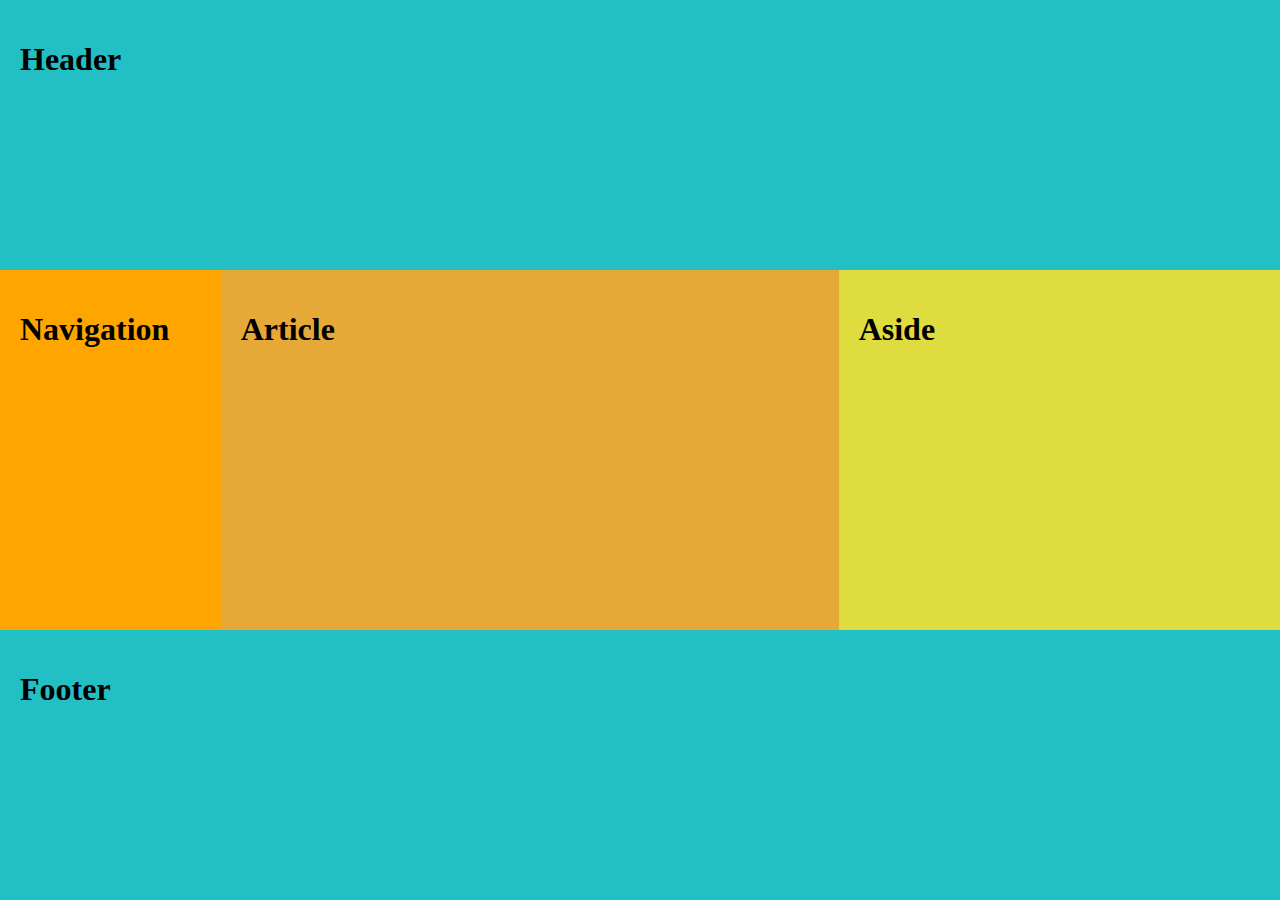
<file: D7/index.html>
<!DOCTYPE html>
<html lang="en">

<head>
    <meta charset="UTF-8">
    <meta http-equiv="X-UA-Compatible" content="IE=edge">
    <meta name="viewport" content="width=device-width, initial-scale=1.0">
    <title>Document</title>
    <link rel="stylesheet" href="style.css">
</head>

<body>
 
    <div  class="header"><h1>Header</h1></div>
      <div class="container">
        <div class="blocco1"><h1>Navigation</h1></div>
        <div class="blocco2"><h1>Article</h1></div>
        <div class="blocco3"><h1>Aside</h1></div>
      </div>
    <div  class="footer"><h1>Footer</h1></div>
  
</body>

</html>
</file>
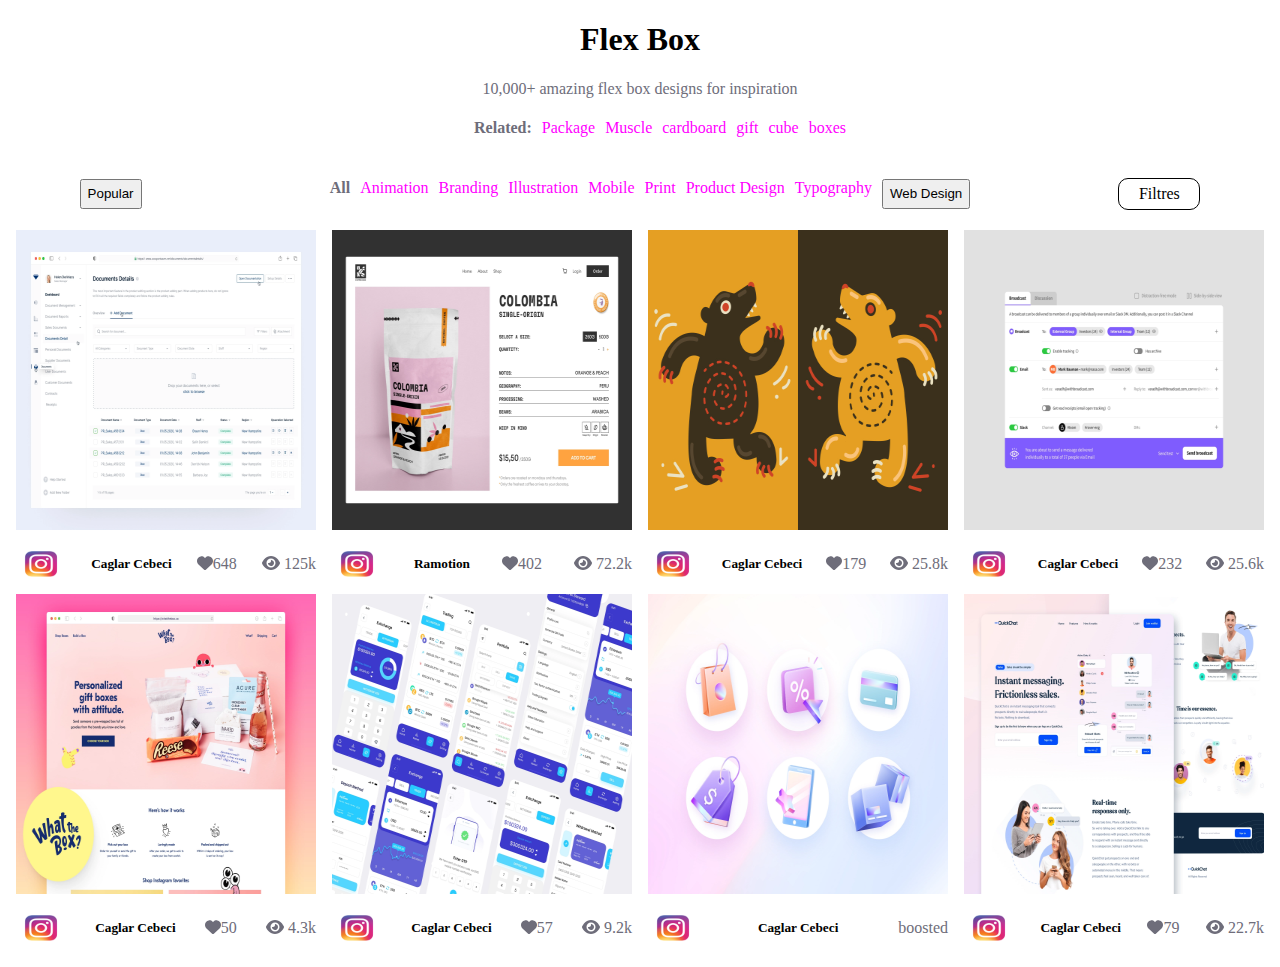
<file: D7b/index.html>
<!DOCTYPE html>
<html lang="en">

<head>
  <meta charset="UTF-8">
  <meta http-equiv="X-UA-Compatible" content="IE=edge">
  <meta name="viewport" content="width=device-width, initial-scale=1.0">
  <script defer src="fontawesome/js/brands.js"></script>
  <script defer src="fontawesome/js/solid.js"></script>
  <script defer src="fontawesome/js/fontawesome.js"></script>
  <title>Document</title>
  <link rel="stylesheet" href="style.css">
</head>

<body>
  <h1>Flex Box</h1>
  <p>10,000+ amazing flex box designs for inspiration</p>
  
    <ul>
       <li >Related:</li>
      <li>  Package</a></li>
      <li>Muscle</a></li>
      <li>cardboard</a></li>
      <li>gift</a></li>
      <li>cube</a></li>
      <li>boxes</a></li>
    </ul>
    
      <div class="lista2">
        <button>Popular</button>
        
          <ol>
            <li>All</li>
            <li>Animation</li>
            <li>Branding</li>
            <li>Illustration</li>
            <li>Mobile</li>
            <li>Print</li>
            <li>Product Design</li>
            <li>Typography</li>
            <li><button>Web Design</button></li>
          </ol>
          
          
            <span id="filtri">Filtres</span>
          </div>
        </div>
  </div>

  <div class="foto">
    <div>
      <img src="assets/img_1.jpeg" alt="">
        <div id="dettagli">
           <img id="logo" src="assets/logo.png" alt="">
            <h5>Caglar Cebeci <i class="fa-duotone fa-rectangle-pro"></i></h5>
            <p><i class="fa-solid fa-heart"></i>648</p>
            <p><i class="fa-solid fa-eye"></i> 125k</p>
        </div>
        
    </div>
    <div><img src="assets/img_2.jpeg" alt="">
      <div id="dettagli">
        <img id="logo" src="assets/logo.png" alt="">
         <h5>Ramotion <i class="fa-duotone fa-rectangle-pro"></i></h5>
         <p><i class="fa-solid fa-heart"></i>402</p>
         <p><i class="fa-solid fa-eye"></i> 72.2k</p>
     </div>
    </div>


    <div><img src="assets/img_3.jpeg" alt="">
      <div id="dettagli">
        <img id="logo" src="assets/logo.png" alt="">
         <h5>Caglar Cebeci <i class="fa-duotone fa-rectangle-pro"></i></h5>
         <p><i class="fa-solid fa-heart"></i>179</p>
         <p><i class="fa-solid fa-eye"></i> 25.8k</p>
     </div>
   </div>
    <div><img src="assets/img_4.jpeg" alt="">
      <div id="dettagli">
        <img id="logo" src="assets/logo.png" alt="">
         <h5>Caglar Cebeci <i class="fa-duotone fa-rectangle-pro"></i></h5>
         <p><i class="fa-solid fa-heart"></i>232</p>
         <p><i class="fa-solid fa-eye"></i> 25.6k</p>
     </div>
    
    </div>
    <div><img src="assets/img_5.jpeg" alt="">
      <div id="dettagli">
        <img id="logo" src="assets/logo.png" alt="">
         <h5>Caglar Cebeci <i class="fa-duotone fa-rectangle-pro"></i></h5>
         <p><i class="fa-solid fa-heart"></i>50</p>
         <p><i class="fa-solid fa-eye"></i> 4.3k</p>
     </div>
    
    </div>
    <div><img src="assets/img_6.jpeg" alt="">
      <div id="dettagli">
        <img id="logo" src="assets/logo.png" alt="">
         <h5>Caglar Cebeci <i class="fa-duotone fa-rectangle-pro"></i></h5>
         <p><i class="fa-solid fa-heart"></i>57</p>
         <p><i class="fa-solid fa-eye"></i> 9.2k</p>
     </div>
    </div>
    <div><img src="assets/img_7.jpeg" alt="">
      <div id="dettagli">
        <img id="logo" src="assets/logo.png" alt="">
         <h5>Caglar Cebeci <i class="fa-duotone fa-rectangle-pro"></i></h5>
         <p>boosted</p>
         
     </div>
    
    </div>
    <div><img src="assets/img_8.jpeg" alt="">
      <div id="dettagli">
        <img id="logo" src="assets/logo.png" alt="">
         <h5>Caglar Cebeci <i class="fa-duotone fa-rectangle-pro"></i></h5>
         <p><i class="fa-solid fa-heart"></i>79</p>
         <p><i class="fa-solid fa-eye"></i> 22.7k</p>
     </div>
    
    </div>
    
  </div>


</body>

</html>
</file>
<file: D7/style.css>
body{
    margin: 0;
    height: 100vh;
}
h1{
    align-items: center;
    padding: 20px;
}
.header{
    display: flex;
    align-items: flex-start;
   background-color: rgb(34, 192, 197); 
   height: 30%;
}
.footer{
    display: flex; 
    background-color: rgb(34,192,197) ;
    height: 30%;
    align-content: flex-end;
} 

.container{
    display: flex;
    flex-direction: row;
    height: 40%;
    
    
}
.blocco1{
    width: 250px;
    background-color: orange;
    display: flex;
}
.blocco2{
    width: 700px;
    background-color: rgb(230, 168, 54);
    
}
.blocco3{
    width: 500px;
    background-color: rgb(223, 220, 63);
}
</file>
<file: D7b/style.css>
h1{
    text-align: center;
}
p{
    text-align: center;
    color: #6E6D7A;
}

li{
    margin: 5px;
    
}
ul{
    display: flex;
    justify-content: center;
    list-style: none;
    /* word-spacing: 0.5em; */
    
}
li:first-of-type{
    font-weight: bold;
    color: #6E6D7A;

}
li:not(:first-of-type){
    color: fuchsia;
}

div.lista2 > ol{
    display: flex;
    list-style: none;
    color: #6E6D7A;
}

button{
    height: 30px;
}
.lista2{
    display: flex;
    justify-content: space-around;
    align-items: center;
}
#popular{
    height: 30px;
    width: 80px;
    display: flex;
    border: 1px solid black;
    align-items: center;
    justify-content: center;
    border-radius: 10px;
}
#web{
    height: 30px;
    width: 90px;
    display: flex;
    border: 1px solid black;
    align-items: center;
    justify-content: center;
    border-radius: 10px;
    font-weight: bold;

}
#filtri{
    height: 30px;
    width: 80px;
    display: flex;
    border: 1px solid black;
    align-items: center;
    justify-content: center;
    border-radius: 10px;
}
.foto{
    display: flex;
    flex-wrap: wrap;
    justify-content: space-around;
    align-content: center;
}
img{
    height: 300px;
    width: 300px;
}
#logo{
    height: 30px;
    width: 50px;
}
#dettagli{
    display: flex;
    align-items: center;
    justify-content: space-between;
}
</file>
